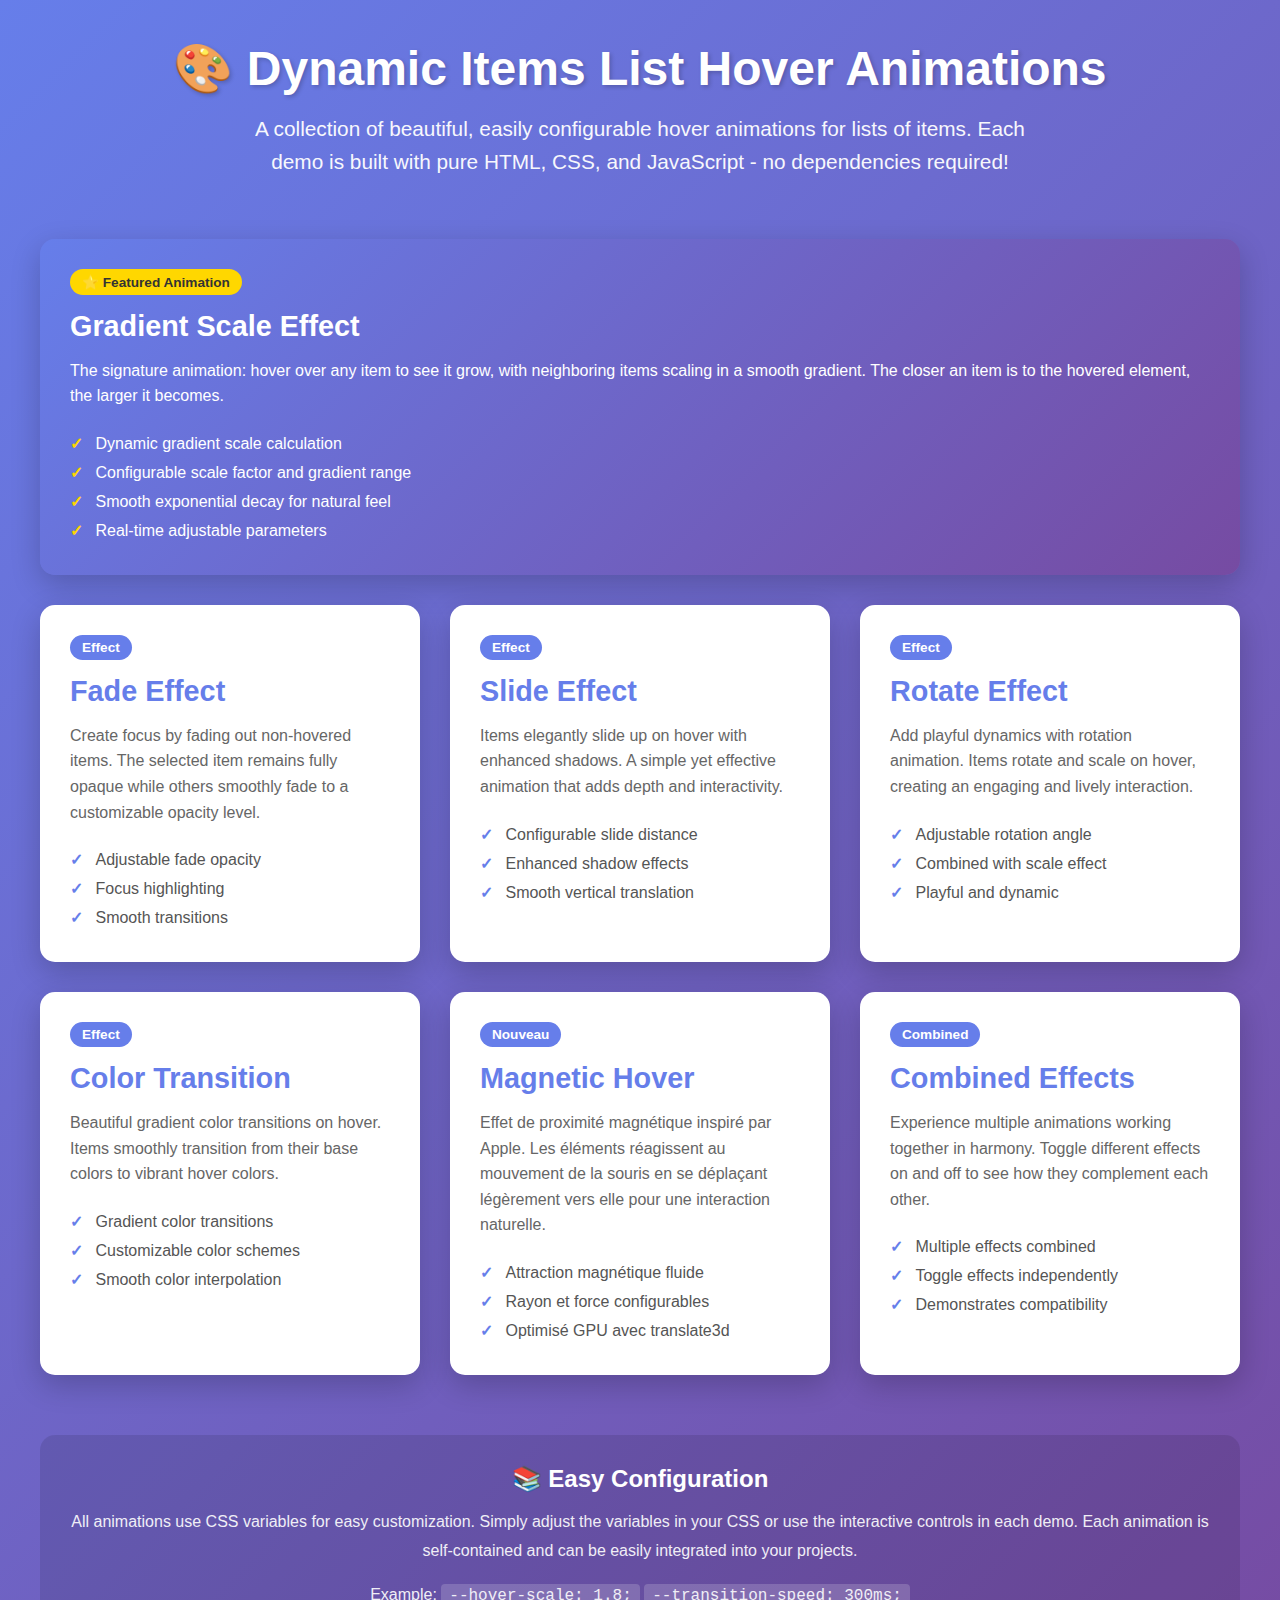
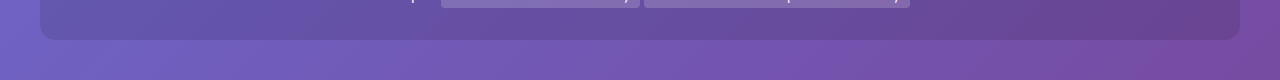
<file: index.html>
<!DOCTYPE html>
<html lang="en">
<head>
    <meta charset="UTF-8">
    <meta name="viewport" content="width=device-width, initial-scale=1.0">
    <title>Dynamic Items List Hover Animations</title>
    <style>
        * {
            margin: 0;
            padding: 0;
            box-sizing: border-box;
        }

        body {
            font-family: 'Segoe UI', Tahoma, Geneva, Verdana, sans-serif;
            background: linear-gradient(135deg, #667eea 0%, #764ba2 100%);
            min-height: 100vh;
            padding: 40px 20px;
            color: #333;
        }

        .container {
            max-width: 1200px;
            margin: 0 auto;
        }

        header {
            text-align: center;
            margin-bottom: 60px;
            color: white;
        }

        header h1 {
            font-size: 3em;
            margin-bottom: 15px;
            text-shadow: 2px 2px 4px rgba(0, 0, 0, 0.2);
        }

        header p {
            font-size: 1.3em;
            opacity: 0.95;
            line-height: 1.6;
            max-width: 800px;
            margin: 0 auto;
        }

        .demos-grid {
            display: grid;
            grid-template-columns: repeat(auto-fit, minmax(350px, 1fr));
            gap: 30px;
            margin-bottom: 40px;
        }

        .demo-card {
            background: white;
            border-radius: 15px;
            padding: 30px;
            box-shadow: 0 10px 30px rgba(0, 0, 0, 0.2);
            transition: transform 0.3s ease, box-shadow 0.3s ease;
            cursor: pointer;
            text-decoration: none;
            color: inherit;
            display: block;
        }

        .demo-card:hover {
            transform: translateY(-10px);
            box-shadow: 0 15px 40px rgba(0, 0, 0, 0.3);
        }

        .demo-card h2 {
            color: #667eea;
            margin-bottom: 15px;
            font-size: 1.8em;
        }

        .demo-card p {
            color: #666;
            line-height: 1.6;
            margin-bottom: 20px;
        }

        .demo-card .features {
            list-style: none;
            padding: 0;
        }

        .demo-card .features li {
            padding: 5px 0;
            color: #555;
        }

        .demo-card .features li:before {
            content: "✓ ";
            color: #667eea;
            font-weight: bold;
            margin-right: 8px;
        }

        .demo-card.featured {
            grid-column: 1 / -1;
            background: linear-gradient(135deg, #667eea 0%, #764ba2 100%);
            color: white;
        }

        .demo-card.featured h2,
        .demo-card.featured p,
        .demo-card.featured .features li {
            color: white;
        }

        .demo-card.featured .features li:before {
            color: #ffd700;
        }

        .demo-card .badge {
            display: inline-block;
            background: #667eea;
            color: white;
            padding: 5px 12px;
            border-radius: 20px;
            font-size: 0.85em;
            font-weight: 600;
            margin-bottom: 15px;
        }

        .demo-card.featured .badge {
            background: #ffd700;
            color: #333;
        }

        footer {
            text-align: center;
            color: white;
            margin-top: 60px;
            padding: 30px;
            background: rgba(0, 0, 0, 0.1);
            border-radius: 15px;
        }

        footer h3 {
            margin-bottom: 15px;
            font-size: 1.5em;
        }

        footer p {
            line-height: 1.8;
            opacity: 0.9;
        }

        footer code {
            background: rgba(255, 255, 255, 0.2);
            padding: 3px 8px;
            border-radius: 4px;
            font-family: 'Courier New', monospace;
        }

        @media (max-width: 768px) {
            header h1 {
                font-size: 2em;
            }

            header p {
                font-size: 1.1em;
            }

            .demos-grid {
                grid-template-columns: 1fr;
            }

            .demo-card.featured {
                grid-column: 1;
            }
        }
    </style>
</head>
<body>
    <div class="container">
        <header>
            <h1>🎨 Dynamic Items List Hover Animations</h1>
            <p>
                A collection of beautiful, easily configurable hover animations for lists of items.
                Each demo is built with pure HTML, CSS, and JavaScript - no dependencies required!
            </p>
        </header>

        <div class="demos-grid">
            <a href="gradient-scale/index.html" class="demo-card featured">
                <span class="badge">⭐ Featured Animation</span>
                <h2>Gradient Scale Effect</h2>
                <p>
                    The signature animation: hover over any item to see it grow, with neighboring items 
                    scaling in a smooth gradient. The closer an item is to the hovered element, the larger it becomes.
                </p>
                <ul class="features">
                    <li>Dynamic gradient scale calculation</li>
                    <li>Configurable scale factor and gradient range</li>
                    <li>Smooth exponential decay for natural feel</li>
                    <li>Real-time adjustable parameters</li>
                </ul>
            </a>

            <a href="fade-effect/index.html" class="demo-card">
                <span class="badge">Effect</span>
                <h2>Fade Effect</h2>
                <p>
                    Create focus by fading out non-hovered items. The selected item remains fully opaque 
                    while others smoothly fade to a customizable opacity level.
                </p>
                <ul class="features">
                    <li>Adjustable fade opacity</li>
                    <li>Focus highlighting</li>
                    <li>Smooth transitions</li>
                </ul>
            </a>

            <a href="slide-effect/index.html" class="demo-card">
                <span class="badge">Effect</span>
                <h2>Slide Effect</h2>
                <p>
                    Items elegantly slide up on hover with enhanced shadows. A simple yet effective 
                    animation that adds depth and interactivity.
                </p>
                <ul class="features">
                    <li>Configurable slide distance</li>
                    <li>Enhanced shadow effects</li>
                    <li>Smooth vertical translation</li>
                </ul>
            </a>

            <a href="rotate-effect/index.html" class="demo-card">
                <span class="badge">Effect</span>
                <h2>Rotate Effect</h2>
                <p>
                    Add playful dynamics with rotation animation. Items rotate and scale on hover, 
                    creating an engaging and lively interaction.
                </p>
                <ul class="features">
                    <li>Adjustable rotation angle</li>
                    <li>Combined with scale effect</li>
                    <li>Playful and dynamic</li>
                </ul>
            </a>

            <a href="color-transition/index.html" class="demo-card">
                <span class="badge">Effect</span>
                <h2>Color Transition</h2>
                <p>
                    Beautiful gradient color transitions on hover. Items smoothly transition from 
                    their base colors to vibrant hover colors.
                </p>
                <ul class="features">
                    <li>Gradient color transitions</li>
                    <li>Customizable color schemes</li>
                    <li>Smooth color interpolation</li>
                </ul>
            </a>

            <a href="magnetic-hover/index.html" class="demo-card">
                <span class="badge">Nouveau</span>
                <h2>Magnetic Hover</h2>
                <p>
                    Effet de proximité magnétique inspiré par Apple. Les éléments réagissent au mouvement 
                    de la souris en se déplaçant légèrement vers elle pour une interaction naturelle.
                </p>
                <ul class="features">
                    <li>Attraction magnétique fluide</li>
                    <li>Rayon et force configurables</li>
                    <li>Optimisé GPU avec translate3d</li>
                </ul>
            </a>

            <a href="combined/index.html" class="demo-card">
                <span class="badge">Combined</span>
                <h2>Combined Effects</h2>
                <p>
                    Experience multiple animations working together in harmony. Toggle different effects 
                    on and off to see how they complement each other.
                </p>
                <ul class="features">
                    <li>Multiple effects combined</li>
                    <li>Toggle effects independently</li>
                    <li>Demonstrates compatibility</li>
                </ul>
            </a>
        </div>

        <footer>
            <h3>📚 Easy Configuration</h3>
            <p>
                All animations use CSS variables for easy customization. Simply adjust the variables in your CSS 
                or use the interactive controls in each demo. Each animation is self-contained and can be easily 
                integrated into your projects.
            </p>
            <p style="margin-top: 15px;">
                Example: <code>--hover-scale: 1.8;</code> <code>--transition-speed: 300ms;</code>
            </p>
        </footer>
    </div>
</body>
</html>
</file>
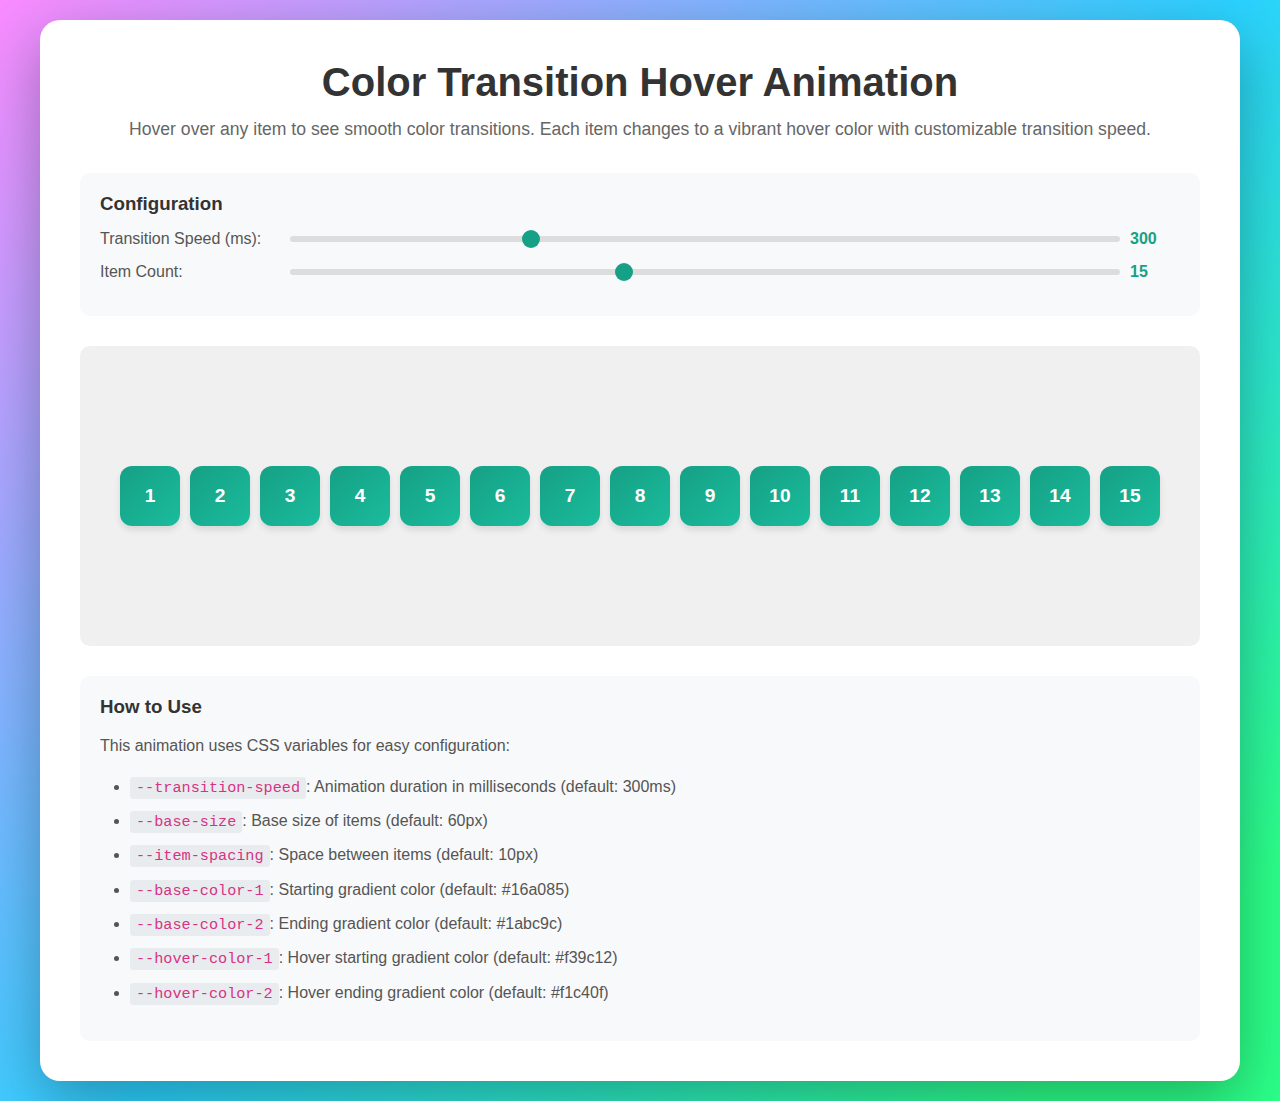
<file: color-transition/index.html>
<!DOCTYPE html>
<html lang="en">
<head>
    <meta charset="UTF-8">
    <meta name="viewport" content="width=device-width, initial-scale=1.0">
    <title>Color Transition Hover Animation</title>
    <link rel="stylesheet" href="style.css">
</head>
<body>
    <div class="container">
        <h1>Color Transition Hover Animation</h1>
        <p class="description">
            Hover over any item to see smooth color transitions. Each item changes to a vibrant
            hover color with customizable transition speed.
        </p>
        
        <div class="controls">
            <h3>Configuration</h3>
            <div class="control-group">
                <label for="transitionSpeed">Transition Speed (ms):</label>
                <input type="range" id="transitionSpeed" min="100" max="800" step="50" value="300">
                <span id="transitionSpeedValue">300</span>
            </div>
            <div class="control-group">
                <label for="itemCount">Item Count:</label>
                <input type="range" id="itemCount" min="5" max="30" step="1" value="15">
                <span id="itemCountValue">15</span>
            </div>
        </div>

        <div class="items-list" id="itemsList">
            <!-- Items will be generated by JavaScript -->
        </div>

        <div class="documentation">
            <h3>How to Use</h3>
            <p>This animation uses CSS variables for easy configuration:</p>
            <ul>
                <li><code>--transition-speed</code>: Animation duration in milliseconds (default: 300ms)</li>
                <li><code>--base-size</code>: Base size of items (default: 60px)</li>
                <li><code>--item-spacing</code>: Space between items (default: 10px)</li>
                <li><code>--base-color-1</code>: Starting gradient color (default: #16a085)</li>
                <li><code>--base-color-2</code>: Ending gradient color (default: #1abc9c)</li>
                <li><code>--hover-color-1</code>: Hover starting gradient color (default: #f39c12)</li>
                <li><code>--hover-color-2</code>: Hover ending gradient color (default: #f1c40f)</li>
            </ul>
        </div>
    </div>
    <script src="script.js"></script>
</body>
</html>
</file>
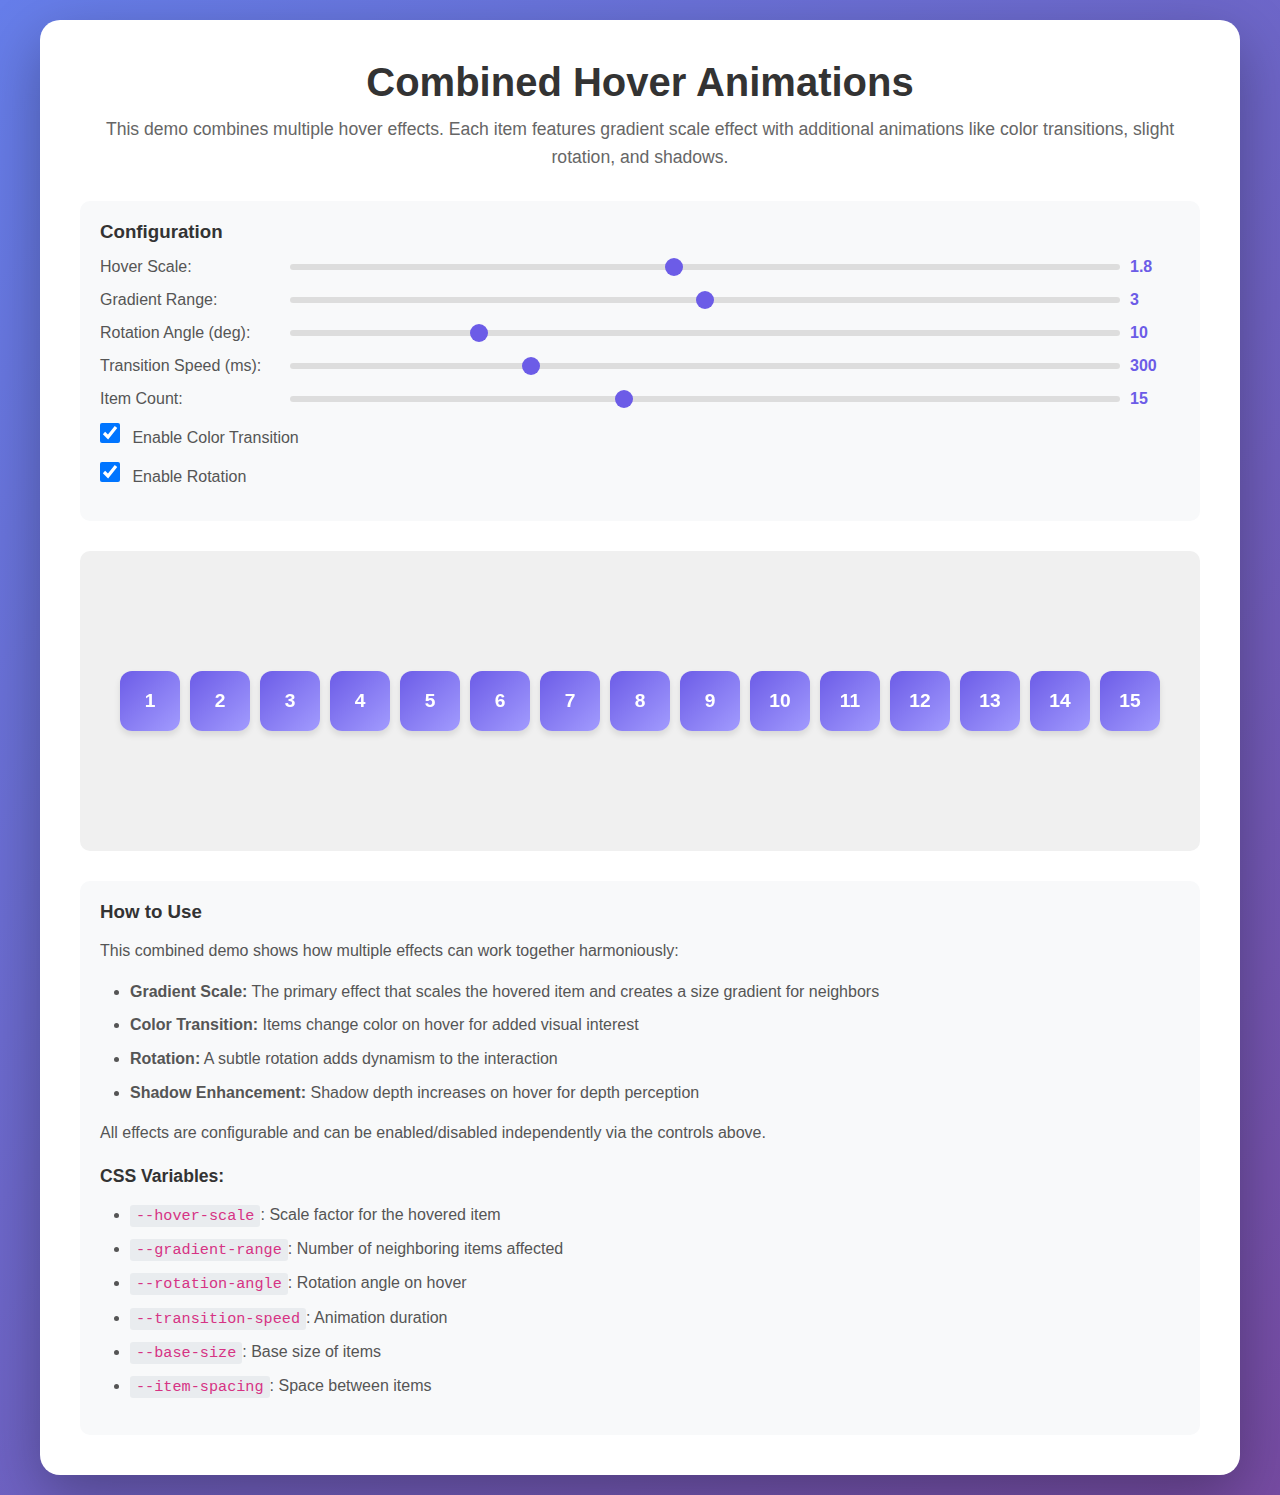
<file: combined/index.html>
<!DOCTYPE html>
<html lang="en">
<head>
    <meta charset="UTF-8">
    <meta name="viewport" content="width=device-width, initial-scale=1.0">
    <title>Combined Hover Animations</title>
    <link rel="stylesheet" href="style.css">
</head>
<body>
    <div class="container">
        <h1>Combined Hover Animations</h1>
        <p class="description">
            This demo combines multiple hover effects. Each item features gradient scale effect
            with additional animations like color transitions, slight rotation, and shadows.
        </p>
        
        <div class="controls">
            <h3>Configuration</h3>
            <div class="control-group">
                <label for="hoverScale">Hover Scale:</label>
                <input type="range" id="hoverScale" min="1.2" max="2.5" step="0.1" value="1.8">
                <span id="hoverScaleValue">1.8</span>
            </div>
            <div class="control-group">
                <label for="gradientRange">Gradient Range:</label>
                <input type="range" id="gradientRange" min="1" max="5" step="1" value="3">
                <span id="gradientRangeValue">3</span>
            </div>
            <div class="control-group">
                <label for="rotationAngle">Rotation Angle (deg):</label>
                <input type="range" id="rotationAngle" min="0" max="45" step="5" value="10">
                <span id="rotationAngleValue">10</span>
            </div>
            <div class="control-group">
                <label for="transitionSpeed">Transition Speed (ms):</label>
                <input type="range" id="transitionSpeed" min="100" max="800" step="50" value="300">
                <span id="transitionSpeedValue">300</span>
            </div>
            <div class="control-group">
                <label for="itemCount">Item Count:</label>
                <input type="range" id="itemCount" min="5" max="30" step="1" value="15">
                <span id="itemCountValue">15</span>
            </div>
            <div class="control-group">
                <label>
                    <input type="checkbox" id="enableColorTransition" checked>
                    Enable Color Transition
                </label>
            </div>
            <div class="control-group">
                <label>
                    <input type="checkbox" id="enableRotation" checked>
                    Enable Rotation
                </label>
            </div>
        </div>

        <div class="items-list" id="itemsList">
            <!-- Items will be generated by JavaScript -->
        </div>

        <div class="documentation">
            <h3>How to Use</h3>
            <p>This combined demo shows how multiple effects can work together harmoniously:</p>
            <ul>
                <li><strong>Gradient Scale:</strong> The primary effect that scales the hovered item and creates a size gradient for neighbors</li>
                <li><strong>Color Transition:</strong> Items change color on hover for added visual interest</li>
                <li><strong>Rotation:</strong> A subtle rotation adds dynamism to the interaction</li>
                <li><strong>Shadow Enhancement:</strong> Shadow depth increases on hover for depth perception</li>
            </ul>
            <p>All effects are configurable and can be enabled/disabled independently via the controls above.</p>
            <h4>CSS Variables:</h4>
            <ul>
                <li><code>--hover-scale</code>: Scale factor for the hovered item</li>
                <li><code>--gradient-range</code>: Number of neighboring items affected</li>
                <li><code>--rotation-angle</code>: Rotation angle on hover</li>
                <li><code>--transition-speed</code>: Animation duration</li>
                <li><code>--base-size</code>: Base size of items</li>
                <li><code>--item-spacing</code>: Space between items</li>
            </ul>
        </div>
    </div>
    <script src="script.js"></script>
</body>
</html>
</file>
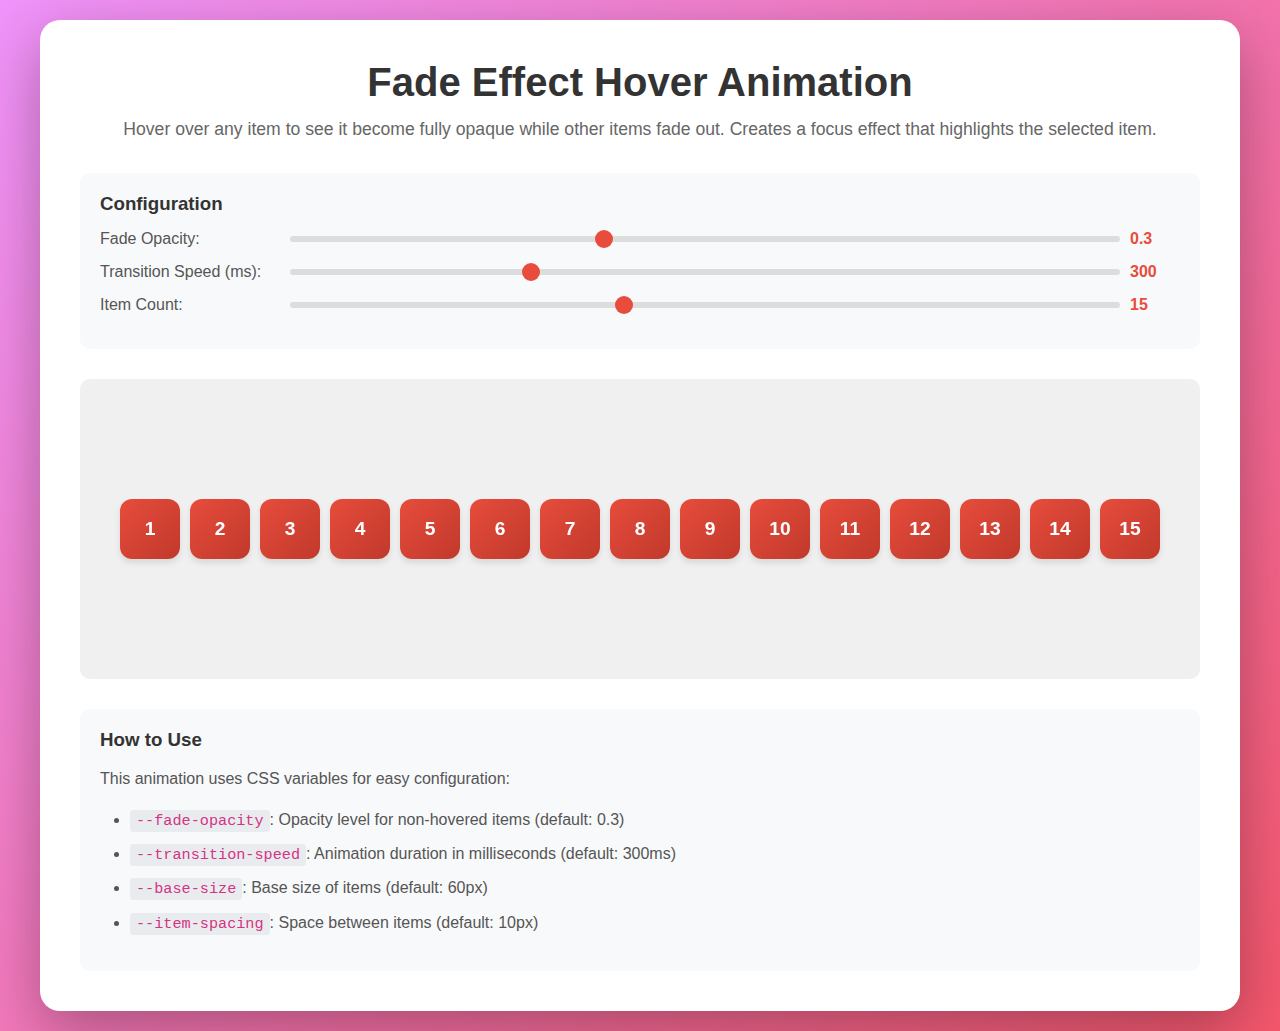
<file: fade-effect/index.html>
<!DOCTYPE html>
<html lang="en">
<head>
    <meta charset="UTF-8">
    <meta name="viewport" content="width=device-width, initial-scale=1.0">
    <title>Fade Effect Hover Animation</title>
    <link rel="stylesheet" href="style.css">
</head>
<body>
    <div class="container">
        <h1>Fade Effect Hover Animation</h1>
        <p class="description">
            Hover over any item to see it become fully opaque while other items fade out.
            Creates a focus effect that highlights the selected item.
        </p>
        
        <div class="controls">
            <h3>Configuration</h3>
            <div class="control-group">
                <label for="fadeOpacity">Fade Opacity:</label>
                <input type="range" id="fadeOpacity" min="0" max="0.8" step="0.1" value="0.3">
                <span id="fadeOpacityValue">0.3</span>
            </div>
            <div class="control-group">
                <label for="transitionSpeed">Transition Speed (ms):</label>
                <input type="range" id="transitionSpeed" min="100" max="800" step="50" value="300">
                <span id="transitionSpeedValue">300</span>
            </div>
            <div class="control-group">
                <label for="itemCount">Item Count:</label>
                <input type="range" id="itemCount" min="5" max="30" step="1" value="15">
                <span id="itemCountValue">15</span>
            </div>
        </div>

        <div class="items-list" id="itemsList">
            <!-- Items will be generated by JavaScript -->
        </div>

        <div class="documentation">
            <h3>How to Use</h3>
            <p>This animation uses CSS variables for easy configuration:</p>
            <ul>
                <li><code>--fade-opacity</code>: Opacity level for non-hovered items (default: 0.3)</li>
                <li><code>--transition-speed</code>: Animation duration in milliseconds (default: 300ms)</li>
                <li><code>--base-size</code>: Base size of items (default: 60px)</li>
                <li><code>--item-spacing</code>: Space between items (default: 10px)</li>
            </ul>
        </div>
    </div>
    <script src="script.js"></script>
</body>
</html>
</file>
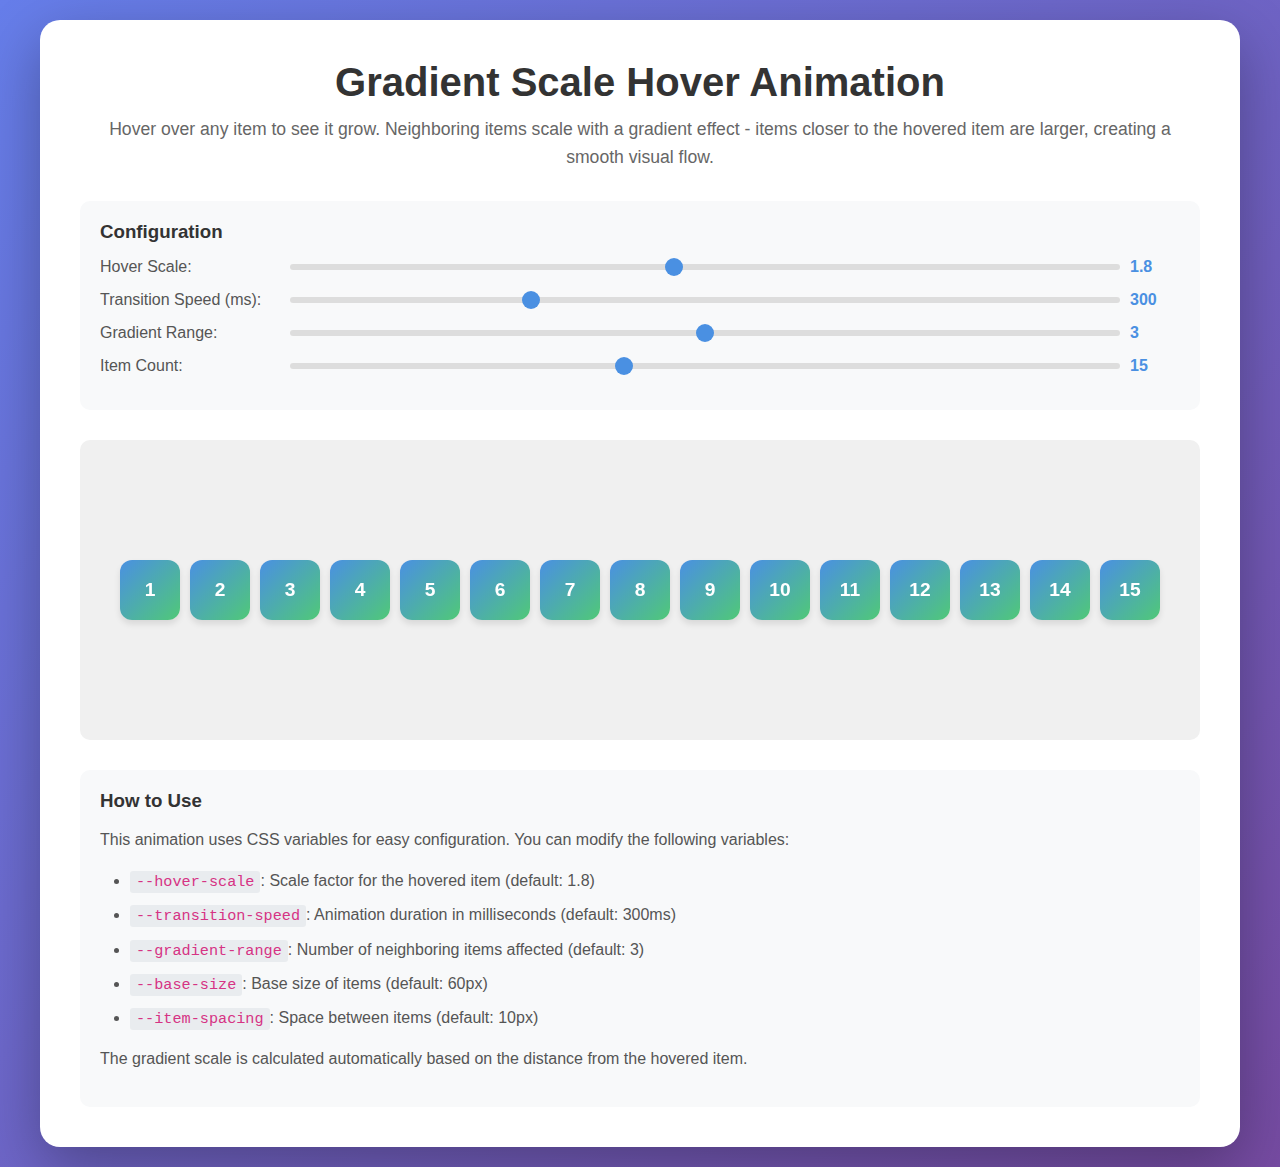
<file: gradient-scale/index.html>
<!DOCTYPE html>
<html lang="en">
<head>
    <meta charset="UTF-8">
    <meta name="viewport" content="width=device-width, initial-scale=1.0">
    <title>Gradient Scale Hover Animation</title>
    <link rel="stylesheet" href="style.css">
</head>
<body>
    <div class="container">
        <h1>Gradient Scale Hover Animation</h1>
        <p class="description">
            Hover over any item to see it grow. Neighboring items scale with a gradient effect - 
            items closer to the hovered item are larger, creating a smooth visual flow.
        </p>
        
        <div class="controls">
            <h3>Configuration</h3>
            <div class="control-group">
                <label for="hoverScale">Hover Scale:</label>
                <input type="range" id="hoverScale" min="1.2" max="2.5" step="0.1" value="1.8">
                <span id="hoverScaleValue">1.8</span>
            </div>
            <div class="control-group">
                <label for="transitionSpeed">Transition Speed (ms):</label>
                <input type="range" id="transitionSpeed" min="100" max="800" step="50" value="300">
                <span id="transitionSpeedValue">300</span>
            </div>
            <div class="control-group">
                <label for="gradientRange">Gradient Range:</label>
                <input type="range" id="gradientRange" min="1" max="5" step="1" value="3">
                <span id="gradientRangeValue">3</span>
            </div>
            <div class="control-group">
                <label for="itemCount">Item Count:</label>
                <input type="range" id="itemCount" min="5" max="30" step="1" value="15">
                <span id="itemCountValue">15</span>
            </div>
        </div>

        <div class="items-list" id="itemsList">
            <!-- Items will be generated by JavaScript -->
        </div>

        <div class="documentation">
            <h3>How to Use</h3>
            <p>This animation uses CSS variables for easy configuration. You can modify the following variables:</p>
            <ul>
                <li><code>--hover-scale</code>: Scale factor for the hovered item (default: 1.8)</li>
                <li><code>--transition-speed</code>: Animation duration in milliseconds (default: 300ms)</li>
                <li><code>--gradient-range</code>: Number of neighboring items affected (default: 3)</li>
                <li><code>--base-size</code>: Base size of items (default: 60px)</li>
                <li><code>--item-spacing</code>: Space between items (default: 10px)</li>
            </ul>
            <p>The gradient scale is calculated automatically based on the distance from the hovered item.</p>
        </div>
    </div>
    <script src="script.js"></script>
</body>
</html>
</file>
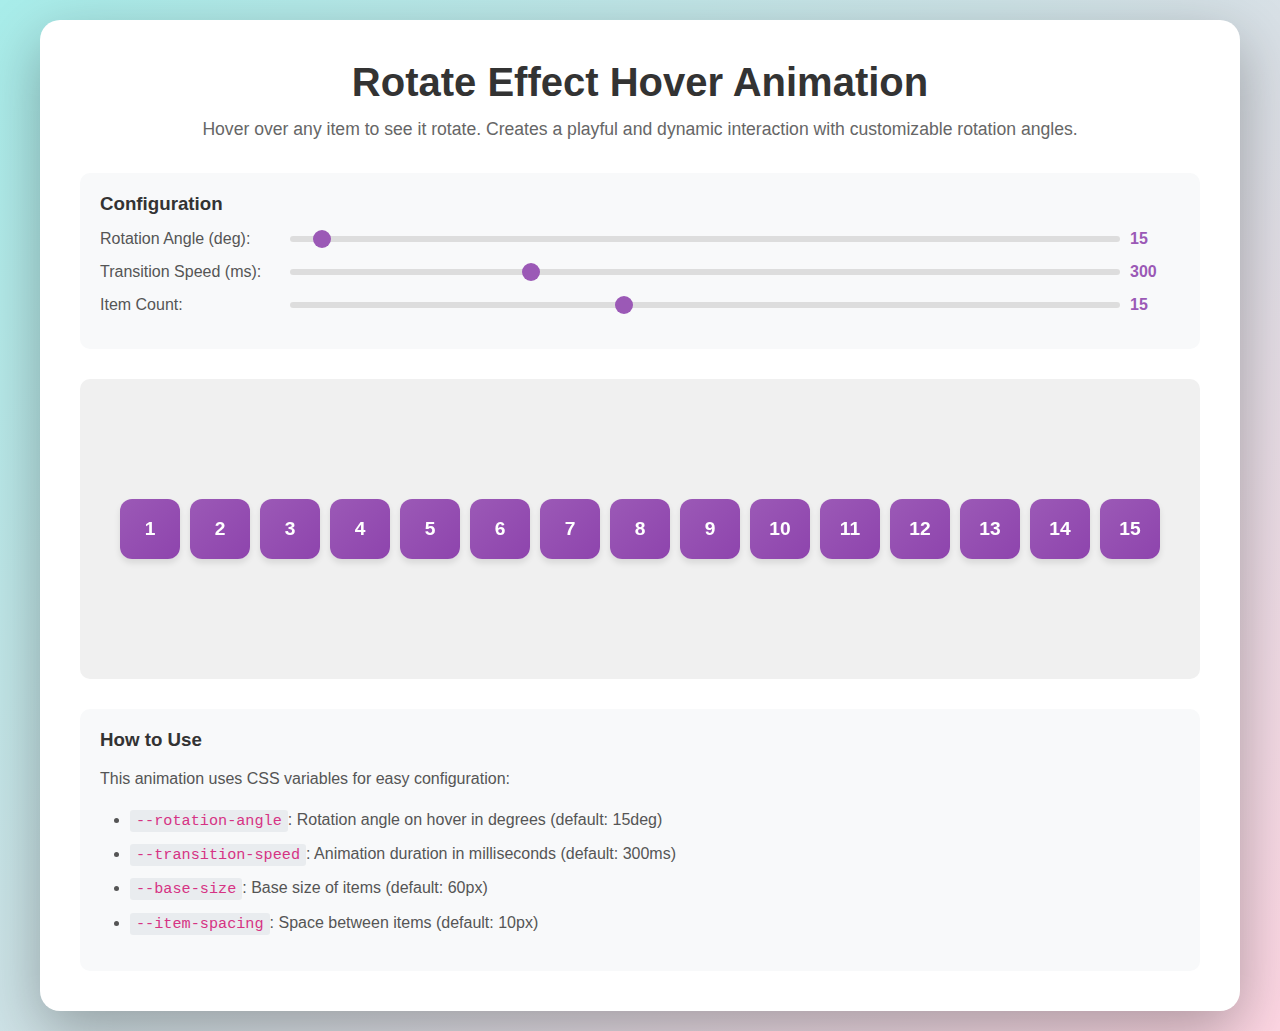
<file: rotate-effect/index.html>
<!DOCTYPE html>
<html lang="en">
<head>
    <meta charset="UTF-8">
    <meta name="viewport" content="width=device-width, initial-scale=1.0">
    <title>Rotate Effect Hover Animation</title>
    <link rel="stylesheet" href="style.css">
</head>
<body>
    <div class="container">
        <h1>Rotate Effect Hover Animation</h1>
        <p class="description">
            Hover over any item to see it rotate. Creates a playful and dynamic interaction
            with customizable rotation angles.
        </p>
        
        <div class="controls">
            <h3>Configuration</h3>
            <div class="control-group">
                <label for="rotationAngle">Rotation Angle (deg):</label>
                <input type="range" id="rotationAngle" min="5" max="360" step="5" value="15">
                <span id="rotationAngleValue">15</span>
            </div>
            <div class="control-group">
                <label for="transitionSpeed">Transition Speed (ms):</label>
                <input type="range" id="transitionSpeed" min="100" max="800" step="50" value="300">
                <span id="transitionSpeedValue">300</span>
            </div>
            <div class="control-group">
                <label for="itemCount">Item Count:</label>
                <input type="range" id="itemCount" min="5" max="30" step="1" value="15">
                <span id="itemCountValue">15</span>
            </div>
        </div>

        <div class="items-list" id="itemsList">
            <!-- Items will be generated by JavaScript -->
        </div>

        <div class="documentation">
            <h3>How to Use</h3>
            <p>This animation uses CSS variables for easy configuration:</p>
            <ul>
                <li><code>--rotation-angle</code>: Rotation angle on hover in degrees (default: 15deg)</li>
                <li><code>--transition-speed</code>: Animation duration in milliseconds (default: 300ms)</li>
                <li><code>--base-size</code>: Base size of items (default: 60px)</li>
                <li><code>--item-spacing</code>: Space between items (default: 10px)</li>
            </ul>
        </div>
    </div>
    <script src="script.js"></script>
</body>
</html>
</file>
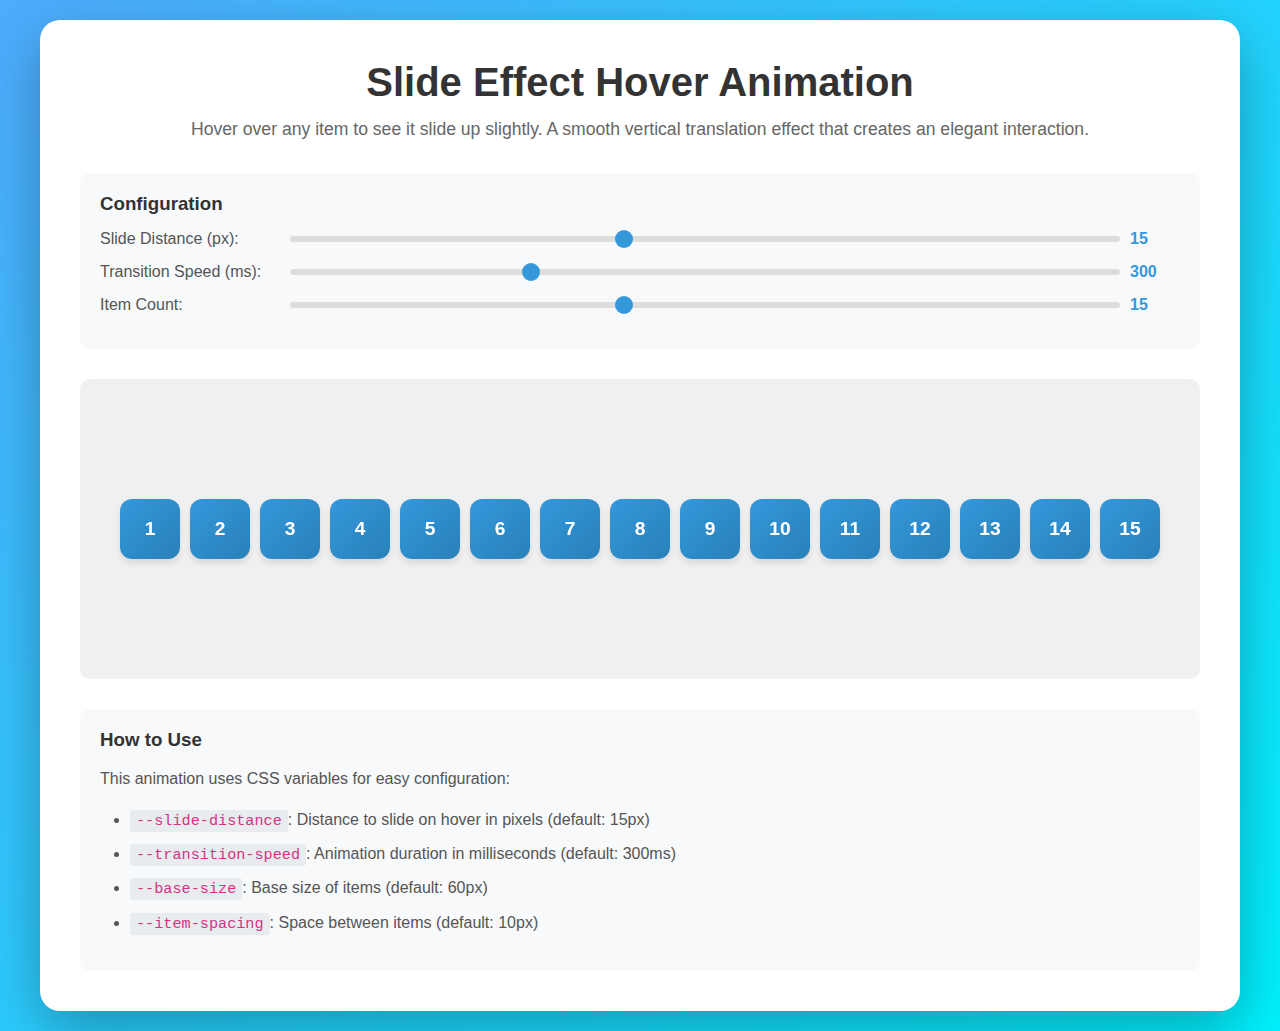
<file: slide-effect/index.html>
<!DOCTYPE html>
<html lang="en">
<head>
    <meta charset="UTF-8">
    <meta name="viewport" content="width=device-width, initial-scale=1.0">
    <title>Slide Effect Hover Animation</title>
    <link rel="stylesheet" href="style.css">
</head>
<body>
    <div class="container">
        <h1>Slide Effect Hover Animation</h1>
        <p class="description">
            Hover over any item to see it slide up slightly. A smooth vertical translation effect
            that creates an elegant interaction.
        </p>
        
        <div class="controls">
            <h3>Configuration</h3>
            <div class="control-group">
                <label for="slideDistance">Slide Distance (px):</label>
                <input type="range" id="slideDistance" min="5" max="30" step="1" value="15">
                <span id="slideDistanceValue">15</span>
            </div>
            <div class="control-group">
                <label for="transitionSpeed">Transition Speed (ms):</label>
                <input type="range" id="transitionSpeed" min="100" max="800" step="50" value="300">
                <span id="transitionSpeedValue">300</span>
            </div>
            <div class="control-group">
                <label for="itemCount">Item Count:</label>
                <input type="range" id="itemCount" min="5" max="30" step="1" value="15">
                <span id="itemCountValue">15</span>
            </div>
        </div>

        <div class="items-list" id="itemsList">
            <!-- Items will be generated by JavaScript -->
        </div>

        <div class="documentation">
            <h3>How to Use</h3>
            <p>This animation uses CSS variables for easy configuration:</p>
            <ul>
                <li><code>--slide-distance</code>: Distance to slide on hover in pixels (default: 15px)</li>
                <li><code>--transition-speed</code>: Animation duration in milliseconds (default: 300ms)</li>
                <li><code>--base-size</code>: Base size of items (default: 60px)</li>
                <li><code>--item-spacing</code>: Space between items (default: 10px)</li>
            </ul>
        </div>
    </div>
    <script src="script.js"></script>
</body>
</html>
</file>
<file: color-transition/style.css>
:root {
    --transition-speed: 300ms;
    --base-size: 60px;
    --item-spacing: 10px;
    --base-color-1: #16a085;
    --base-color-2: #1abc9c;
    --hover-color-1: #f39c12;
    --hover-color-2: #f1c40f;
}

* {
    margin: 0;
    padding: 0;
    box-sizing: border-box;
}

body {
    font-family: 'Segoe UI', Tahoma, Geneva, Verdana, sans-serif;
    background: linear-gradient(135deg, #fa8bff 0%, #2bd2ff 52%, #2bff88 90%);
    min-height: 100vh;
    padding: 20px;
    color: #333;
}

.container {
    max-width: 1200px;
    margin: 0 auto;
    background: white;
    border-radius: 20px;
    padding: 40px;
    box-shadow: 0 20px 60px rgba(0, 0, 0, 0.3);
}

h1 {
    text-align: center;
    color: #333;
    margin-bottom: 10px;
    font-size: 2.5em;
}

.description {
    text-align: center;
    color: #666;
    margin-bottom: 30px;
    font-size: 1.1em;
    line-height: 1.6;
}

.controls {
    background: #f8f9fa;
    padding: 20px;
    border-radius: 10px;
    margin-bottom: 30px;
}

.controls h3 {
    margin-bottom: 15px;
    color: #333;
}

.control-group {
    display: flex;
    align-items: center;
    margin-bottom: 15px;
    gap: 10px;
}

.control-group label {
    min-width: 180px;
    font-weight: 500;
    color: #555;
}

.control-group input[type="range"] {
    flex: 1;
    height: 6px;
    border-radius: 3px;
    background: #ddd;
    outline: none;
    -webkit-appearance: none;
}

.control-group input[type="range"]::-webkit-slider-thumb {
    -webkit-appearance: none;
    appearance: none;
    width: 18px;
    height: 18px;
    border-radius: 50%;
    background: var(--base-color-1);
    cursor: pointer;
    transition: transform 0.2s;
}

.control-group input[type="range"]::-webkit-slider-thumb:hover {
    transform: scale(1.2);
}

.control-group input[type="range"]::-moz-range-thumb {
    width: 18px;
    height: 18px;
    border-radius: 50%;
    background: var(--base-color-1);
    cursor: pointer;
    border: none;
    transition: transform 0.2s;
}

.control-group input[type="range"]::-moz-range-thumb:hover {
    transform: scale(1.2);
}

.control-group span {
    min-width: 50px;
    font-weight: 600;
    color: var(--base-color-1);
}

.items-list {
    display: flex;
    flex-wrap: wrap;
    gap: var(--item-spacing);
    padding: 40px;
    justify-content: center;
    align-items: center;
    min-height: 300px;
    background: #f0f0f0;
    border-radius: 10px;
    margin-bottom: 30px;
}

@keyframes fadeInUp {
    from {
        opacity: 0;
        transform: translateY(20px) scale(0.9);
    }
    to {
        opacity: 1;
        transform: translateY(0) scale(1);
    }
}

.item {
    width: var(--base-size);
    height: var(--base-size);
    background: linear-gradient(135deg, var(--base-color-1), var(--base-color-2));
    border-radius: 12px;
    display: flex;
    align-items: center;
    justify-content: center;
    color: white;
    font-weight: bold;
    font-size: 1.2em;
    cursor: pointer;
    transition: background var(--transition-speed) cubic-bezier(0.4, 0, 0.2, 1),
                transform var(--transition-speed) cubic-bezier(0.34, 1.56, 0.64, 1),
                box-shadow var(--transition-speed) cubic-bezier(0.4, 0, 0.2, 1),
                filter var(--transition-speed) ease;
    box-shadow: 0 4px 6px rgba(0, 0, 0, 0.1);
    user-select: none;
    position: relative;
    overflow: hidden;
    animation: fadeInUp 0.5s cubic-bezier(0.34, 1.56, 0.64, 1) backwards;
}

.item:nth-child(n) {
    animation-delay: calc(0.03s * (var(--item-index, 0)));
}

.item::before {
    content: '';
    position: absolute;
    top: -50%;
    left: -50%;
    width: 200%;
    height: 200%;
    background: linear-gradient(
        45deg,
        transparent,
        rgba(255, 255, 255, 0.1),
        transparent
    );
    transform: rotate(45deg) translateX(-100%);
    transition: transform var(--transition-speed) cubic-bezier(0.4, 0, 0.2, 1);
}

.item:hover::before {
    transform: rotate(45deg) translateX(100%);
}

.item:hover {
    background: linear-gradient(135deg, var(--hover-color-1), var(--hover-color-2));
    transform: scale(1.15) translateY(-2px);
    box-shadow: 0 12px 24px rgba(0, 0, 0, 0.25),
                0 0 20px rgba(241, 196, 15, 0.3);
    z-index: 10;
    filter: brightness(1.1);
}

.item:active {
    transform: scale(1.05);
    transition: transform 0.1s ease;
}

.documentation {
    background: #f8f9fa;
    padding: 20px;
    border-radius: 10px;
}

.documentation h3 {
    margin-bottom: 15px;
    color: #333;
}

.documentation p {
    margin-bottom: 15px;
    line-height: 1.6;
    color: #555;
}

.documentation ul {
    margin-left: 30px;
    margin-bottom: 15px;
}

.documentation li {
    margin-bottom: 8px;
    line-height: 1.6;
    color: #555;
}

.documentation code {
    background: #e9ecef;
    padding: 2px 6px;
    border-radius: 3px;
    font-family: 'Courier New', monospace;
    color: #d63384;
    font-size: 0.95em;
}

@media (max-width: 768px) {
    .container {
        padding: 20px;
    }
    
    h1 {
        font-size: 1.8em;
    }
    
    .control-group {
        flex-direction: column;
        align-items: flex-start;
    }
    
    .control-group label {
        min-width: auto;
    }
    
    .control-group input[type="range"] {
        width: 100%;
    }
}
</file>
<file: combined/style.css>
:root {
    --hover-scale: 1.8;
    --gradient-range: 3;
    --rotation-angle: 10deg;
    --transition-speed: 300ms;
    --base-size: 60px;
    --item-spacing: 10px;
    --base-color-1: #6c5ce7;
    --base-color-2: #a29bfe;
    --hover-color-1: #fd79a8;
    --hover-color-2: #fdcb6e;
}

* {
    margin: 0;
    padding: 0;
    box-sizing: border-box;
}

body {
    font-family: 'Segoe UI', Tahoma, Geneva, Verdana, sans-serif;
    background: linear-gradient(135deg, #667eea 0%, #764ba2 100%);
    min-height: 100vh;
    padding: 20px;
    color: #333;
}

.container {
    max-width: 1200px;
    margin: 0 auto;
    background: white;
    border-radius: 20px;
    padding: 40px;
    box-shadow: 0 20px 60px rgba(0, 0, 0, 0.3);
}

h1 {
    text-align: center;
    color: #333;
    margin-bottom: 10px;
    font-size: 2.5em;
}

.description {
    text-align: center;
    color: #666;
    margin-bottom: 30px;
    font-size: 1.1em;
    line-height: 1.6;
}

.controls {
    background: #f8f9fa;
    padding: 20px;
    border-radius: 10px;
    margin-bottom: 30px;
}

.controls h3 {
    margin-bottom: 15px;
    color: #333;
}

.control-group {
    display: flex;
    align-items: center;
    margin-bottom: 15px;
    gap: 10px;
}

.control-group label {
    min-width: 180px;
    font-weight: 500;
    color: #555;
}

.control-group input[type="range"] {
    flex: 1;
    height: 6px;
    border-radius: 3px;
    background: #ddd;
    outline: none;
    -webkit-appearance: none;
}

.control-group input[type="range"]::-webkit-slider-thumb {
    -webkit-appearance: none;
    appearance: none;
    width: 18px;
    height: 18px;
    border-radius: 50%;
    background: var(--base-color-1);
    cursor: pointer;
    transition: transform 0.2s;
}

.control-group input[type="range"]::-webkit-slider-thumb:hover {
    transform: scale(1.2);
}

.control-group input[type="range"]::-moz-range-thumb {
    width: 18px;
    height: 18px;
    border-radius: 50%;
    background: var(--base-color-1);
    cursor: pointer;
    border: none;
    transition: transform 0.2s;
}

.control-group input[type="range"]::-moz-range-thumb:hover {
    transform: scale(1.2);
}

.control-group span {
    min-width: 50px;
    font-weight: 600;
    color: var(--base-color-1);
}

.control-group input[type="checkbox"] {
    width: 20px;
    height: 20px;
    cursor: pointer;
    margin-right: 8px;
}

.items-list {
    display: flex;
    flex-wrap: wrap;
    gap: var(--item-spacing);
    padding: 40px;
    justify-content: center;
    align-items: center;
    min-height: 300px;
    background: #f0f0f0;
    border-radius: 10px;
    margin-bottom: 30px;
}

@keyframes fadeInBounce {
    from {
        opacity: 0;
        transform: translateY(25px) scale(0.85) rotate(-5deg);
    }
    to {
        opacity: 1;
        transform: translateY(0) scale(1) rotate(0deg);
    }
}

.item {
    width: var(--base-size);
    height: var(--base-size);
    background: linear-gradient(135deg, var(--base-color-1), var(--base-color-2));
    border-radius: 12px;
    display: flex;
    align-items: center;
    justify-content: center;
    color: white;
    font-weight: bold;
    font-size: 1.2em;
    cursor: pointer;
    transition: transform var(--transition-speed) cubic-bezier(0.68, -0.55, 0.265, 1.55),
                box-shadow var(--transition-speed) cubic-bezier(0.4, 0, 0.2, 1),
                background var(--transition-speed) cubic-bezier(0.4, 0, 0.2, 1),
                filter var(--transition-speed) ease;
    box-shadow: 0 4px 6px rgba(0, 0, 0, 0.1);
    user-select: none;
    position: relative;
    overflow: hidden;
    transform-origin: center center;
    will-change: transform;
    animation: fadeInBounce 0.6s cubic-bezier(0.68, -0.55, 0.265, 1.55) backwards;
}

.item:nth-child(n) {
    animation-delay: calc(0.04s * (var(--item-index, 0)));
}

.item::before {
    content: '';
    position: absolute;
    inset: -50%;
    background: conic-gradient(
        from 0deg,
        transparent 0deg,
        rgba(255, 255, 255, 0.15) 60deg,
        transparent 120deg
    );
    opacity: 0;
    animation: spin 3s linear infinite;
    animation-play-state: paused;
}

@keyframes spin {
    to { transform: rotate(360deg); }
}

.item:hover::before {
    opacity: 1;
    animation-play-state: running;
}

.item::after {
    content: '';
    position: absolute;
    inset: 2px;
    border-radius: 10px;
    background: linear-gradient(135deg, rgba(255,255,255,0.1), transparent);
    opacity: 0;
    transition: opacity var(--transition-speed) ease;
}

.item:hover::after {
    opacity: 1;
}

.item:hover {
    box-shadow: 0 16px 40px rgba(0, 0, 0, 0.35),
                0 0 50px rgba(253, 121, 168, 0.5);
    z-index: 10;
    filter: brightness(1.2) saturate(1.1);
}

.item.color-transition:hover {
    background: linear-gradient(135deg, var(--hover-color-1), var(--hover-color-2));
    transform: scale(1.15) translateY(-3px);
}

.item:active {
    transform: scale(1.05) !important;
    transition: transform 0.1s ease !important;
}

.documentation {
    background: #f8f9fa;
    padding: 20px;
    border-radius: 10px;
}

.documentation h3,
.documentation h4 {
    margin-bottom: 15px;
    color: #333;
}

.documentation h4 {
    margin-top: 20px;
    font-size: 1.1em;
}

.documentation p {
    margin-bottom: 15px;
    line-height: 1.6;
    color: #555;
}

.documentation ul {
    margin-left: 30px;
    margin-bottom: 15px;
}

.documentation li {
    margin-bottom: 8px;
    line-height: 1.6;
    color: #555;
}

.documentation code {
    background: #e9ecef;
    padding: 2px 6px;
    border-radius: 3px;
    font-family: 'Courier New', monospace;
    color: #d63384;
    font-size: 0.95em;
}

@media (max-width: 768px) {
    .container {
        padding: 20px;
    }
    
    h1 {
        font-size: 1.8em;
    }
    
    .control-group {
        flex-direction: column;
        align-items: flex-start;
    }
    
    .control-group label {
        min-width: auto;
    }
    
    .control-group input[type="range"] {
        width: 100%;
    }
}
</file>
<file: fade-effect/style.css>
:root {
    --fade-opacity: 0.3;
    --transition-speed: 300ms;
    --base-size: 60px;
    --item-spacing: 10px;
    --primary-color: #e74c3c;
    --secondary-color: #c0392b;
}

* {
    margin: 0;
    padding: 0;
    box-sizing: border-box;
}

body {
    font-family: 'Segoe UI', Tahoma, Geneva, Verdana, sans-serif;
    background: linear-gradient(135deg, #f093fb 0%, #f5576c 100%);
    min-height: 100vh;
    padding: 20px;
    color: #333;
}

.container {
    max-width: 1200px;
    margin: 0 auto;
    background: white;
    border-radius: 20px;
    padding: 40px;
    box-shadow: 0 20px 60px rgba(0, 0, 0, 0.3);
}

h1 {
    text-align: center;
    color: #333;
    margin-bottom: 10px;
    font-size: 2.5em;
}

.description {
    text-align: center;
    color: #666;
    margin-bottom: 30px;
    font-size: 1.1em;
    line-height: 1.6;
}

.controls {
    background: #f8f9fa;
    padding: 20px;
    border-radius: 10px;
    margin-bottom: 30px;
}

.controls h3 {
    margin-bottom: 15px;
    color: #333;
}

.control-group {
    display: flex;
    align-items: center;
    margin-bottom: 15px;
    gap: 10px;
}

.control-group label {
    min-width: 180px;
    font-weight: 500;
    color: #555;
}

.control-group input[type="range"] {
    flex: 1;
    height: 6px;
    border-radius: 3px;
    background: #ddd;
    outline: none;
    -webkit-appearance: none;
}

.control-group input[type="range"]::-webkit-slider-thumb {
    -webkit-appearance: none;
    appearance: none;
    width: 18px;
    height: 18px;
    border-radius: 50%;
    background: var(--primary-color);
    cursor: pointer;
    transition: transform 0.2s;
}

.control-group input[type="range"]::-webkit-slider-thumb:hover {
    transform: scale(1.2);
}

.control-group input[type="range"]::-moz-range-thumb {
    width: 18px;
    height: 18px;
    border-radius: 50%;
    background: var(--primary-color);
    cursor: pointer;
    border: none;
    transition: transform 0.2s;
}

.control-group input[type="range"]::-moz-range-thumb:hover {
    transform: scale(1.2);
}

.control-group span {
    min-width: 50px;
    font-weight: 600;
    color: var(--primary-color);
}

.items-list {
    display: flex;
    flex-wrap: wrap;
    gap: var(--item-spacing);
    padding: 40px;
    justify-content: center;
    align-items: center;
    min-height: 300px;
    background: #f0f0f0;
    border-radius: 10px;
    margin-bottom: 30px;
}

@keyframes fadeInUp {
    from {
        opacity: 0;
        transform: translateY(20px) scale(0.9);
    }
    to {
        opacity: 1;
        transform: translateY(0) scale(1);
    }
}

.item {
    width: var(--base-size);
    height: var(--base-size);
    background: linear-gradient(135deg, var(--primary-color), var(--secondary-color));
    border-radius: 12px;
    display: flex;
    align-items: center;
    justify-content: center;
    color: white;
    font-weight: bold;
    font-size: 1.2em;
    cursor: pointer;
    transition: opacity var(--transition-speed) cubic-bezier(0.4, 0, 0.2, 1),
                transform var(--transition-speed) cubic-bezier(0.34, 1.56, 0.64, 1),
                box-shadow var(--transition-speed) cubic-bezier(0.4, 0, 0.2, 1),
                filter var(--transition-speed) ease;
    box-shadow: 0 4px 6px rgba(0, 0, 0, 0.1);
    user-select: none;
    opacity: 1;
    position: relative;
    will-change: opacity, transform;
    animation: fadeInUp 0.5s cubic-bezier(0.34, 1.56, 0.64, 1) backwards;
}

.item:nth-child(n) {
    animation-delay: calc(0.03s * (var(--item-index, 0)));
}

.items-list:hover .item {
    opacity: var(--fade-opacity);
    filter: blur(0.5px) grayscale(0.3);
    transform: scale(0.95);
}

.items-list .item:hover {
    opacity: 1 !important;
    transform: scale(1.15) translateY(-3px) !important;
    z-index: 10;
    box-shadow: 0 12px 28px rgba(0, 0, 0, 0.3),
                0 0 30px rgba(231, 76, 60, 0.4);
    filter: blur(0) grayscale(0) brightness(1.1) !important;
}

.items-list .item:active {
    transform: scale(1.05) !important;
    transition: transform 0.1s ease;
}

.documentation {
    background: #f8f9fa;
    padding: 20px;
    border-radius: 10px;
}

.documentation h3 {
    margin-bottom: 15px;
    color: #333;
}

.documentation p {
    margin-bottom: 15px;
    line-height: 1.6;
    color: #555;
}

.documentation ul {
    margin-left: 30px;
    margin-bottom: 15px;
}

.documentation li {
    margin-bottom: 8px;
    line-height: 1.6;
    color: #555;
}

.documentation code {
    background: #e9ecef;
    padding: 2px 6px;
    border-radius: 3px;
    font-family: 'Courier New', monospace;
    color: #d63384;
    font-size: 0.95em;
}

@media (max-width: 768px) {
    .container {
        padding: 20px;
    }
    
    h1 {
        font-size: 1.8em;
    }
    
    .control-group {
        flex-direction: column;
        align-items: flex-start;
    }
    
    .control-group label {
        min-width: auto;
    }
    
    .control-group input[type="range"] {
        width: 100%;
    }
}
</file>
<file: gradient-scale/style.css>
:root {
    --hover-scale: 1.8;
    --transition-speed: 300ms;
    --gradient-range: 3;
    --base-size: 60px;
    --item-spacing: 10px;
    --primary-color: #4a90e2;
    --secondary-color: #50c878;
}

* {
    margin: 0;
    padding: 0;
    box-sizing: border-box;
}

body {
    font-family: 'Segoe UI', Tahoma, Geneva, Verdana, sans-serif;
    background: linear-gradient(135deg, #667eea 0%, #764ba2 100%);
    min-height: 100vh;
    padding: 20px;
    color: #333;
}

.container {
    max-width: 1200px;
    margin: 0 auto;
    background: white;
    border-radius: 20px;
    padding: 40px;
    box-shadow: 0 20px 60px rgba(0, 0, 0, 0.3);
}

h1 {
    text-align: center;
    color: #333;
    margin-bottom: 10px;
    font-size: 2.5em;
}

.description {
    text-align: center;
    color: #666;
    margin-bottom: 30px;
    font-size: 1.1em;
    line-height: 1.6;
}

.controls {
    background: #f8f9fa;
    padding: 20px;
    border-radius: 10px;
    margin-bottom: 30px;
}

.controls h3 {
    margin-bottom: 15px;
    color: #333;
}

.control-group {
    display: flex;
    align-items: center;
    margin-bottom: 15px;
    gap: 10px;
}

.control-group label {
    min-width: 180px;
    font-weight: 500;
    color: #555;
}

.control-group input[type="range"] {
    flex: 1;
    height: 6px;
    border-radius: 3px;
    background: #ddd;
    outline: none;
    -webkit-appearance: none;
}

.control-group input[type="range"]::-webkit-slider-thumb {
    -webkit-appearance: none;
    appearance: none;
    width: 18px;
    height: 18px;
    border-radius: 50%;
    background: var(--primary-color);
    cursor: pointer;
    transition: transform 0.2s;
}

.control-group input[type="range"]::-webkit-slider-thumb:hover {
    transform: scale(1.2);
}

.control-group input[type="range"]::-moz-range-thumb {
    width: 18px;
    height: 18px;
    border-radius: 50%;
    background: var(--primary-color);
    cursor: pointer;
    border: none;
    transition: transform 0.2s;
}

.control-group input[type="range"]::-moz-range-thumb:hover {
    transform: scale(1.2);
}

.control-group span {
    min-width: 50px;
    font-weight: 600;
    color: var(--primary-color);
}

.items-list {
    display: flex;
    flex-wrap: wrap;
    gap: var(--item-spacing);
    padding: 40px;
    justify-content: center;
    align-items: center;
    min-height: 300px;
    background: #f0f0f0;
    border-radius: 10px;
    margin-bottom: 30px;
}

@keyframes fadeInUp {
    from {
        opacity: 0;
        transform: translateY(20px) scale(0.9);
    }
    to {
        opacity: 1;
        transform: translateY(0) scale(1);
    }
}

.item {
    width: var(--base-size);
    height: var(--base-size);
    background: linear-gradient(135deg, var(--primary-color), var(--secondary-color));
    border-radius: 12px;
    display: flex;
    align-items: center;
    justify-content: center;
    color: white;
    font-weight: bold;
    font-size: 1.2em;
    cursor: pointer;
    transition: transform var(--transition-speed) cubic-bezier(0.34, 1.56, 0.64, 1), 
                box-shadow var(--transition-speed) cubic-bezier(0.4, 0, 0.2, 1),
                filter var(--transition-speed) ease,
                background var(--transition-speed) ease;
    box-shadow: 0 4px 6px rgba(0, 0, 0, 0.1);
    user-select: none;
    position: relative;
    will-change: transform;
    animation: fadeInUp 0.5s cubic-bezier(0.34, 1.56, 0.64, 1) backwards;
}

.item:nth-child(n) {
    animation-delay: calc(0.03s * (var(--item-index, 0)));
}

.item::after {
    content: '';
    position: absolute;
    inset: 0;
    border-radius: 12px;
    background: linear-gradient(135deg, rgba(255,255,255,0.2), rgba(255,255,255,0));
    opacity: 0;
    transition: opacity var(--transition-speed) ease;
}

.item:hover {
    box-shadow: 0 12px 32px rgba(0, 0, 0, 0.3),
                0 0 40px rgba(74, 144, 226, 0.4);
    z-index: 10;
    filter: brightness(1.15);
    background: linear-gradient(135deg, #5aa3f5, #60d98a);
}

.item:hover::after {
    opacity: 1;
}

.item:active {
    transform: scale(0.95) !important;
    transition: transform 0.1s ease !important;
}

.documentation {
    background: #f8f9fa;
    padding: 20px;
    border-radius: 10px;
}

.documentation h3 {
    margin-bottom: 15px;
    color: #333;
}

.documentation p {
    margin-bottom: 15px;
    line-height: 1.6;
    color: #555;
}

.documentation ul {
    margin-left: 30px;
    margin-bottom: 15px;
}

.documentation li {
    margin-bottom: 8px;
    line-height: 1.6;
    color: #555;
}

.documentation code {
    background: #e9ecef;
    padding: 2px 6px;
    border-radius: 3px;
    font-family: 'Courier New', monospace;
    color: #d63384;
    font-size: 0.95em;
}

@media (max-width: 768px) {
    .container {
        padding: 20px;
    }
    
    h1 {
        font-size: 1.8em;
    }
    
    .control-group {
        flex-direction: column;
        align-items: flex-start;
    }
    
    .control-group label {
        min-width: auto;
    }
    
    .control-group input[type="range"] {
        width: 100%;
    }
}
</file>
<file: rotate-effect/style.css>
:root {
    --rotation-angle: 15deg;
    --transition-speed: 300ms;
    --base-size: 60px;
    --item-spacing: 10px;
    --primary-color: #9b59b6;
    --secondary-color: #8e44ad;
}

* {
    margin: 0;
    padding: 0;
    box-sizing: border-box;
}

body {
    font-family: 'Segoe UI', Tahoma, Geneva, Verdana, sans-serif;
    background: linear-gradient(135deg, #a8edea 0%, #fed6e3 100%);
    min-height: 100vh;
    padding: 20px;
    color: #333;
}

.container {
    max-width: 1200px;
    margin: 0 auto;
    background: white;
    border-radius: 20px;
    padding: 40px;
    box-shadow: 0 20px 60px rgba(0, 0, 0, 0.3);
}

h1 {
    text-align: center;
    color: #333;
    margin-bottom: 10px;
    font-size: 2.5em;
}

.description {
    text-align: center;
    color: #666;
    margin-bottom: 30px;
    font-size: 1.1em;
    line-height: 1.6;
}

.controls {
    background: #f8f9fa;
    padding: 20px;
    border-radius: 10px;
    margin-bottom: 30px;
}

.controls h3 {
    margin-bottom: 15px;
    color: #333;
}

.control-group {
    display: flex;
    align-items: center;
    margin-bottom: 15px;
    gap: 10px;
}

.control-group label {
    min-width: 180px;
    font-weight: 500;
    color: #555;
}

.control-group input[type="range"] {
    flex: 1;
    height: 6px;
    border-radius: 3px;
    background: #ddd;
    outline: none;
    -webkit-appearance: none;
}

.control-group input[type="range"]::-webkit-slider-thumb {
    -webkit-appearance: none;
    appearance: none;
    width: 18px;
    height: 18px;
    border-radius: 50%;
    background: var(--primary-color);
    cursor: pointer;
    transition: transform 0.2s;
}

.control-group input[type="range"]::-webkit-slider-thumb:hover {
    transform: scale(1.2);
}

.control-group input[type="range"]::-moz-range-thumb {
    width: 18px;
    height: 18px;
    border-radius: 50%;
    background: var(--primary-color);
    cursor: pointer;
    border: none;
    transition: transform 0.2s;
}

.control-group input[type="range"]::-moz-range-thumb:hover {
    transform: scale(1.2);
}

.control-group span {
    min-width: 50px;
    font-weight: 600;
    color: var(--primary-color);
}

.items-list {
    display: flex;
    flex-wrap: wrap;
    gap: var(--item-spacing);
    padding: 40px;
    justify-content: center;
    align-items: center;
    min-height: 300px;
    background: #f0f0f0;
    border-radius: 10px;
    margin-bottom: 30px;
}

@keyframes fadeInRotate {
    from {
        opacity: 0;
        transform: translateY(20px) scale(0.8) rotate(-10deg);
    }
    to {
        opacity: 1;
        transform: translateY(0) scale(1) rotate(0deg);
    }
}

.item {
    width: var(--base-size);
    height: var(--base-size);
    background: linear-gradient(135deg, var(--primary-color), var(--secondary-color));
    border-radius: 12px;
    display: flex;
    align-items: center;
    justify-content: center;
    color: white;
    font-weight: bold;
    font-size: 1.2em;
    cursor: pointer;
    transition: transform var(--transition-speed) cubic-bezier(0.68, -0.55, 0.265, 1.55),
                box-shadow var(--transition-speed) cubic-bezier(0.4, 0, 0.2, 1),
                filter var(--transition-speed) ease,
                background var(--transition-speed) ease;
    box-shadow: 0 4px 6px rgba(0, 0, 0, 0.1);
    user-select: none;
    position: relative;
    transform-origin: center center;
    will-change: transform;
    animation: fadeInRotate 0.6s cubic-bezier(0.68, -0.55, 0.265, 1.55) backwards;
}

.item:nth-child(n) {
    animation-delay: calc(0.035s * (var(--item-index, 0)));
}

.item::before {
    content: '';
    position: absolute;
    inset: -2px;
    border-radius: 14px;
    background: linear-gradient(45deg, transparent, rgba(155, 89, 182, 0.6), transparent);
    opacity: 0;
    transform: rotate(0deg);
    transition: opacity var(--transition-speed) ease,
                transform var(--transition-speed) ease;
}

.item:hover::before {
    opacity: 1;
    transform: rotate(360deg);
}

.item:hover {
    transform: rotate(var(--rotation-angle)) scale(1.2);
    box-shadow: 0 12px 30px rgba(0, 0, 0, 0.3),
                0 0 35px rgba(155, 89, 182, 0.5);
    z-index: 10;
    filter: brightness(1.15) saturate(1.2);
    background: linear-gradient(135deg, #b08ae8, #a963d0);
}

.item:active {
    transform: rotate(0deg) scale(1.05);
    transition: transform 0.15s ease;
}

.documentation {
    background: #f8f9fa;
    padding: 20px;
    border-radius: 10px;
}

.documentation h3 {
    margin-bottom: 15px;
    color: #333;
}

.documentation p {
    margin-bottom: 15px;
    line-height: 1.6;
    color: #555;
}

.documentation ul {
    margin-left: 30px;
    margin-bottom: 15px;
}

.documentation li {
    margin-bottom: 8px;
    line-height: 1.6;
    color: #555;
}

.documentation code {
    background: #e9ecef;
    padding: 2px 6px;
    border-radius: 3px;
    font-family: 'Courier New', monospace;
    color: #d63384;
    font-size: 0.95em;
}

@media (max-width: 768px) {
    .container {
        padding: 20px;
    }
    
    h1 {
        font-size: 1.8em;
    }
    
    .control-group {
        flex-direction: column;
        align-items: flex-start;
    }
    
    .control-group label {
        min-width: auto;
    }
    
    .control-group input[type="range"] {
        width: 100%;
    }
}
</file>
<file: slide-effect/style.css>
:root {
    --slide-distance: 15px;
    --transition-speed: 300ms;
    --base-size: 60px;
    --item-spacing: 10px;
    --primary-color: #3498db;
    --secondary-color: #2980b9;
}

* {
    margin: 0;
    padding: 0;
    box-sizing: border-box;
}

body {
    font-family: 'Segoe UI', Tahoma, Geneva, Verdana, sans-serif;
    background: linear-gradient(135deg, #4facfe 0%, #00f2fe 100%);
    min-height: 100vh;
    padding: 20px;
    color: #333;
}

.container {
    max-width: 1200px;
    margin: 0 auto;
    background: white;
    border-radius: 20px;
    padding: 40px;
    box-shadow: 0 20px 60px rgba(0, 0, 0, 0.3);
}

h1 {
    text-align: center;
    color: #333;
    margin-bottom: 10px;
    font-size: 2.5em;
}

.description {
    text-align: center;
    color: #666;
    margin-bottom: 30px;
    font-size: 1.1em;
    line-height: 1.6;
}

.controls {
    background: #f8f9fa;
    padding: 20px;
    border-radius: 10px;
    margin-bottom: 30px;
}

.controls h3 {
    margin-bottom: 15px;
    color: #333;
}

.control-group {
    display: flex;
    align-items: center;
    margin-bottom: 15px;
    gap: 10px;
}

.control-group label {
    min-width: 180px;
    font-weight: 500;
    color: #555;
}

.control-group input[type="range"] {
    flex: 1;
    height: 6px;
    border-radius: 3px;
    background: #ddd;
    outline: none;
    -webkit-appearance: none;
}

.control-group input[type="range"]::-webkit-slider-thumb {
    -webkit-appearance: none;
    appearance: none;
    width: 18px;
    height: 18px;
    border-radius: 50%;
    background: var(--primary-color);
    cursor: pointer;
    transition: transform 0.2s;
}

.control-group input[type="range"]::-webkit-slider-thumb:hover {
    transform: scale(1.2);
}

.control-group input[type="range"]::-moz-range-thumb {
    width: 18px;
    height: 18px;
    border-radius: 50%;
    background: var(--primary-color);
    cursor: pointer;
    border: none;
    transition: transform 0.2s;
}

.control-group input[type="range"]::-moz-range-thumb:hover {
    transform: scale(1.2);
}

.control-group span {
    min-width: 50px;
    font-weight: 600;
    color: var(--primary-color);
}

.items-list {
    display: flex;
    flex-wrap: wrap;
    gap: var(--item-spacing);
    padding: 40px;
    justify-content: center;
    align-items: center;
    min-height: 300px;
    background: #f0f0f0;
    border-radius: 10px;
    margin-bottom: 30px;
}

@keyframes fadeInSlide {
    from {
        opacity: 0;
        transform: translateY(30px) scale(0.9);
    }
    to {
        opacity: 1;
        transform: translateY(0) scale(1);
    }
}

.item {
    width: var(--base-size);
    height: var(--base-size);
    background: linear-gradient(135deg, var(--primary-color), var(--secondary-color));
    border-radius: 12px;
    display: flex;
    align-items: center;
    justify-content: center;
    color: white;
    font-weight: bold;
    font-size: 1.2em;
    cursor: pointer;
    transition: transform var(--transition-speed) cubic-bezier(0.34, 1.56, 0.64, 1),
                box-shadow var(--transition-speed) cubic-bezier(0.4, 0, 0.2, 1),
                filter var(--transition-speed) ease,
                background var(--transition-speed) ease;
    box-shadow: 0 4px 6px rgba(0, 0, 0, 0.1);
    user-select: none;
    position: relative;
    will-change: transform;
    animation: fadeInSlide 0.55s cubic-bezier(0.34, 1.56, 0.64, 1) backwards;
}

.item:nth-child(n) {
    animation-delay: calc(0.032s * (var(--item-index, 0)));
}

.item::after {
    content: '';
    position: absolute;
    bottom: -10px;
    left: 50%;
    transform: translateX(-50%) scaleX(0);
    width: 80%;
    height: 3px;
    background: linear-gradient(90deg, transparent, var(--primary-color), transparent);
    border-radius: 2px;
    transition: transform var(--transition-speed) cubic-bezier(0.34, 1.56, 0.64, 1);
    filter: blur(2px);
}

.item:hover::after {
    transform: translateX(-50%) scaleX(1);
}

.item:hover {
    transform: translateY(calc(-1 * var(--slide-distance))) scale(1.08);
    box-shadow: 0 16px 32px rgba(0, 0, 0, 0.25),
                0 0 30px rgba(52, 152, 219, 0.4);
    z-index: 10;
    filter: brightness(1.12);
    background: linear-gradient(135deg, #5dade2, #3498db);
}

.item:active {
    transform: translateY(0) scale(1.02);
    transition: transform 0.12s ease;
}

.documentation {
    background: #f8f9fa;
    padding: 20px;
    border-radius: 10px;
}

.documentation h3 {
    margin-bottom: 15px;
    color: #333;
}

.documentation p {
    margin-bottom: 15px;
    line-height: 1.6;
    color: #555;
}

.documentation ul {
    margin-left: 30px;
    margin-bottom: 15px;
}

.documentation li {
    margin-bottom: 8px;
    line-height: 1.6;
    color: #555;
}

.documentation code {
    background: #e9ecef;
    padding: 2px 6px;
    border-radius: 3px;
    font-family: 'Courier New', monospace;
    color: #d63384;
    font-size: 0.95em;
}

@media (max-width: 768px) {
    .container {
        padding: 20px;
    }
    
    h1 {
        font-size: 1.8em;
    }
    
    .control-group {
        flex-direction: column;
        align-items: flex-start;
    }
    
    .control-group label {
        min-width: auto;
    }
    
    .control-group input[type="range"] {
        width: 100%;
    }
}
</file>
